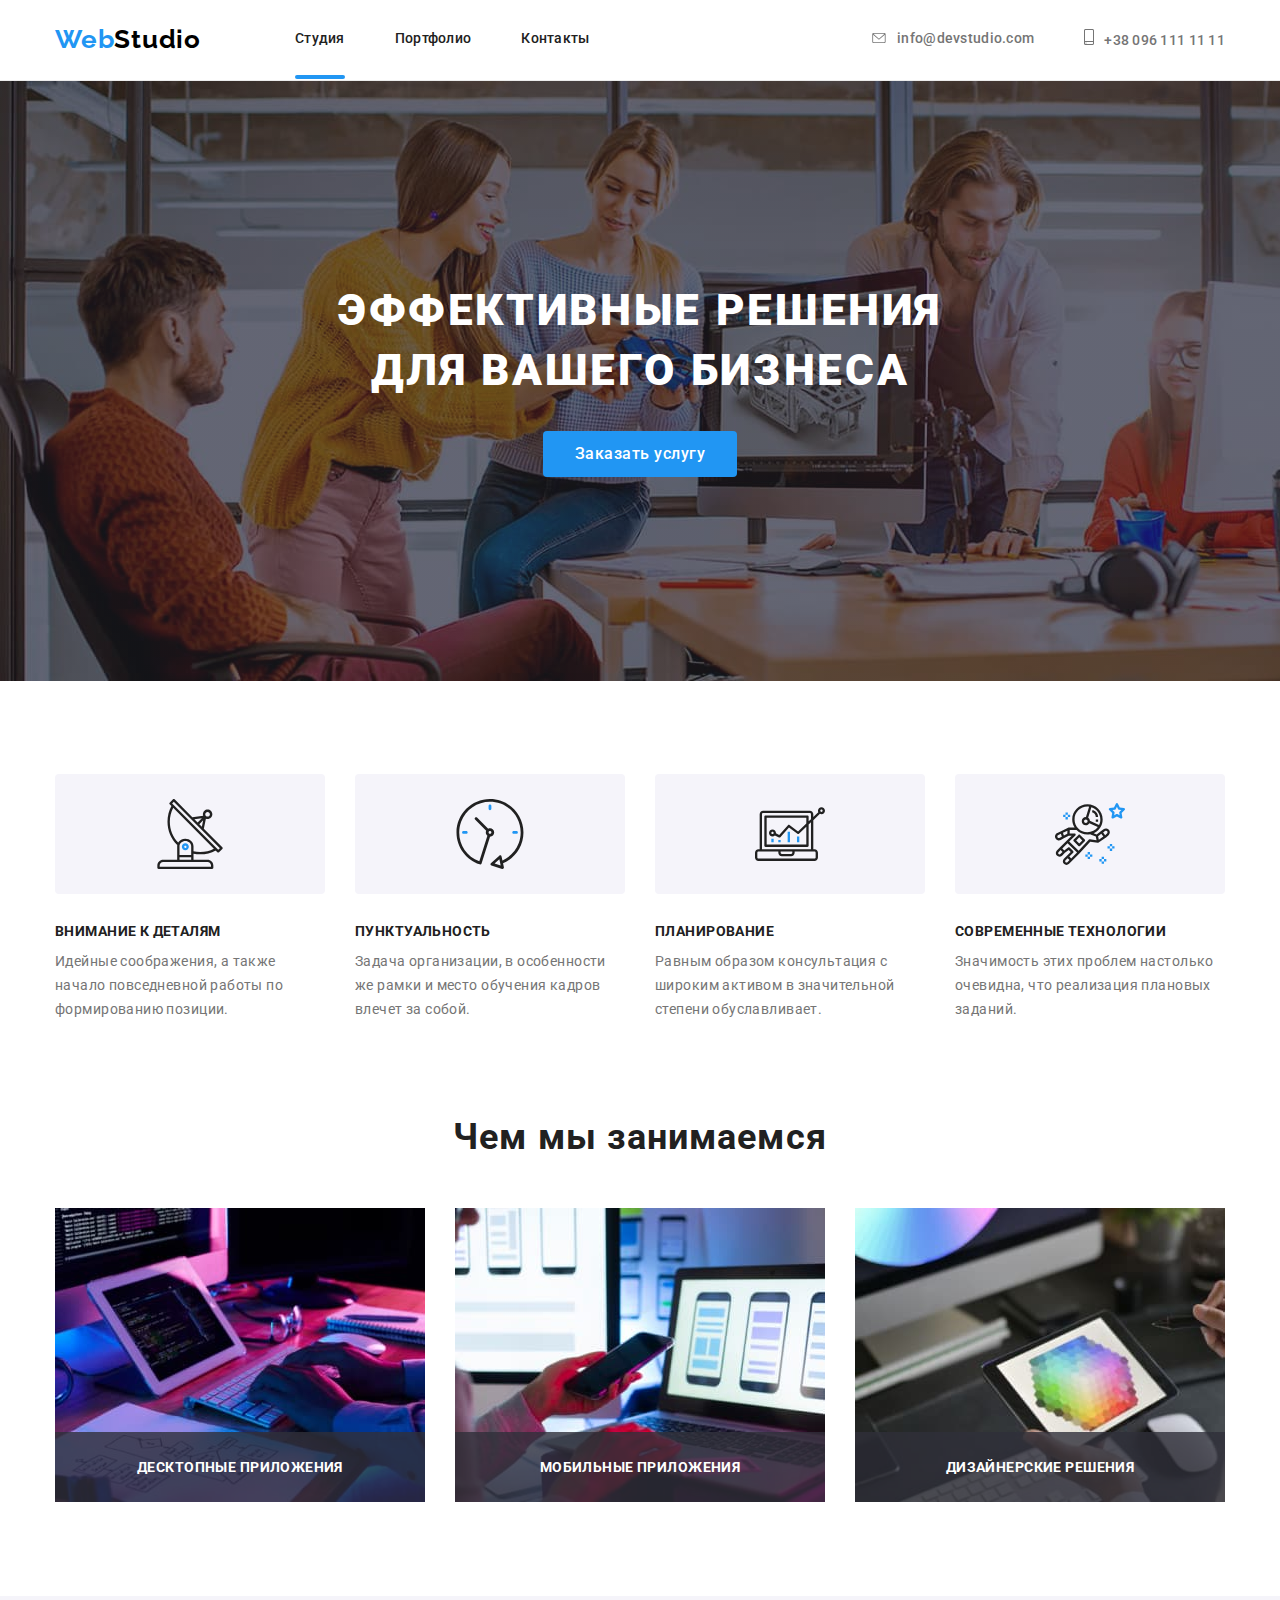
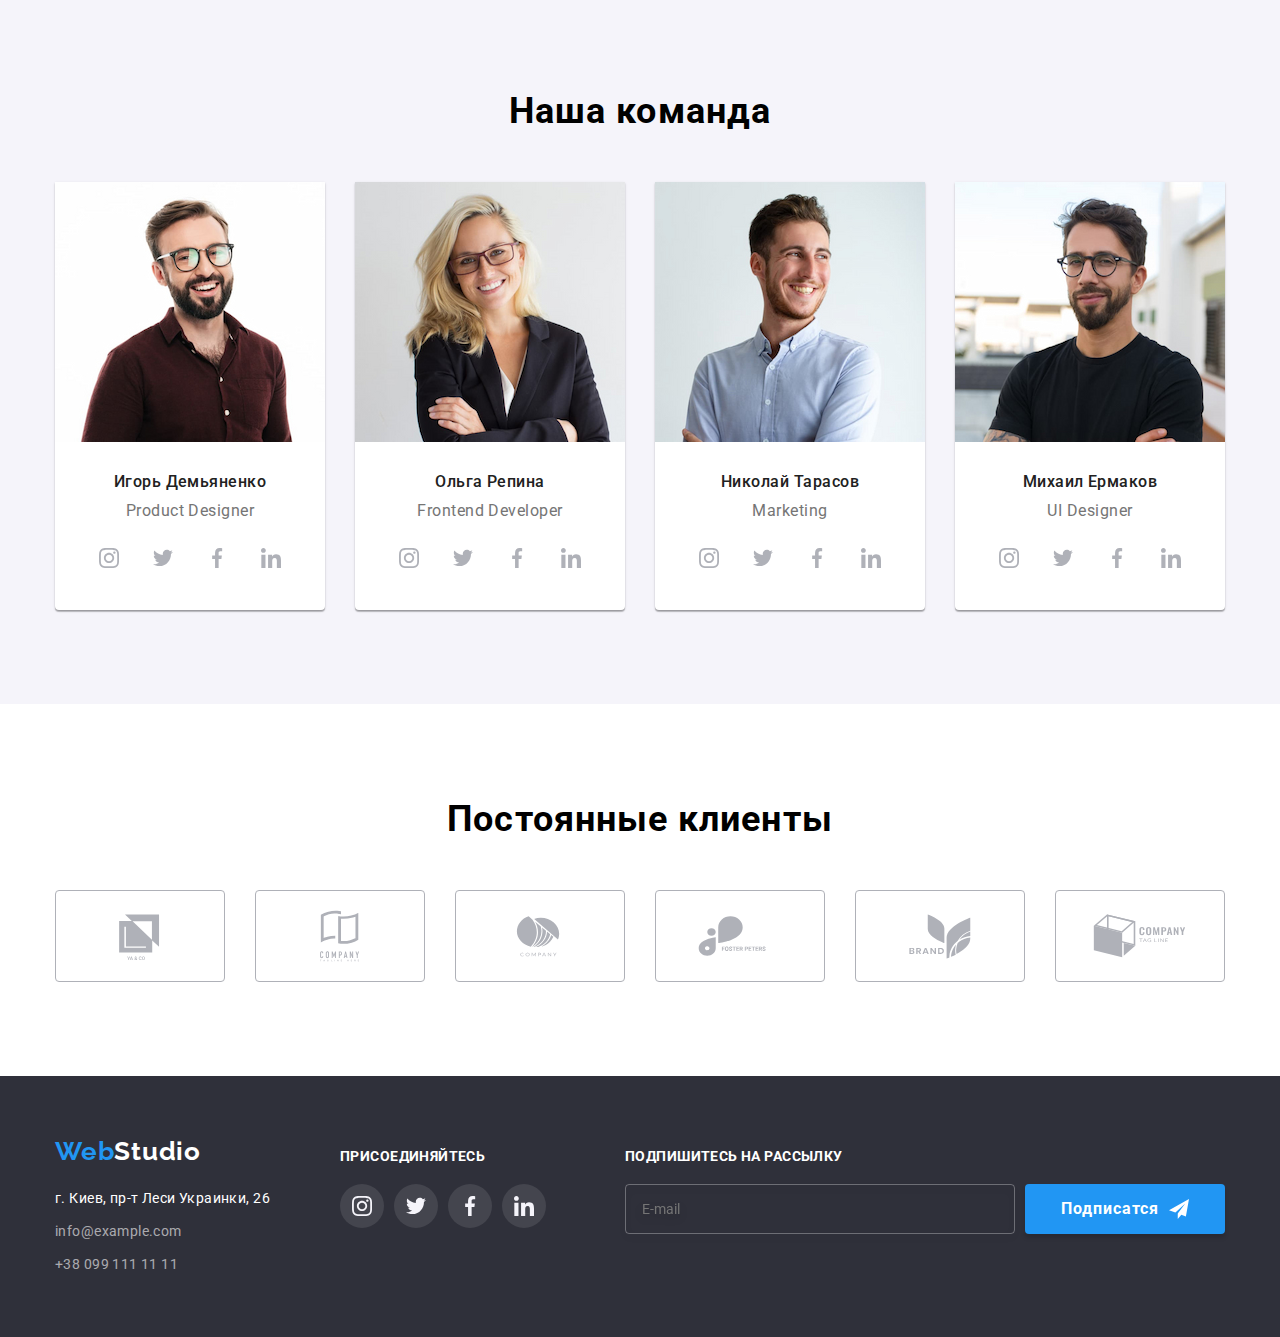
<file: index.html>
<!DOCTYPE html>
<html lang="ru">
  <head>
    <meta charset="UTF-8" />
    <meta http-equiv="X-UA-Compatible" content="IE=edge" />
    <meta name="viewport" content="width=device-width, initial-scale=1.0" />
    <title>Web studio</title>
    <link
      href="https://fonts.googleapis.com/css2?family=Raleway:wght@700&family=Roboto:wght@400;500;700;900&display=swap"
      rel="stylesheet"
    />
    <link
      rel="stylesheet"
      href="https://cdnjs.cloudflare.com/ajax/libs/modern-normalize/1.1.0/modern-normalize.min.css"
    />
    <link rel="stylesheet" href="./css/styles.css" />
  </head>
  <body>
    <!--Шапка -->
    <header>
      <div class="container main-nav">
        <nav class="nav-title">
          <a href="./index.html" class="logo"
            ><span class="logo-alt-color">Web</span>Studio</a
          >
          <ul class="site-nav">
            <li class="list"><a href="./index.html" class="link current">Студия</a></li>
            <li class="list">
              <a href="./portfolio.html" class="link">Портфолио</a>
            </li>
            <li class="list"><a href="" class="link">Контакты</a></li>
          </ul>
        </nav>
        
        <div class="nav-contacts">
          <ul class="contacts-list">
            <li class="list">              
              <a href="info@devstudio.com" class="link">
              
              <svg class="contact-icon" width="16" height="10">
                <use href="./images/icons.svg#icon-envelope"></use>
              </svg>info@devstudio.com</a>
              
            </li>
            <li class="list  ">
              <a href="tell:+380961111111" class="link">

                <svg class="contact-icon" width="10" height="16">
                <use href="./images/icons.svg#icon-smartphone"></use>
              </svg>+38 096 111 11 11</a>

            </li>
          </ul>
        </div>
      </div>
    </header>
    <!-- Основной контент -->
    <main>
      <!--Герой -->
      
      <section class="hero">
        <div class="container">
          <div class="hero-bg"></div>
          <h1 class="hero-title">Эффективные решения для вашего бизнеса</h1>

          <!-- кнопка Модального окна -->
          <button data-modal-open type="button" class="button primary" >Заказать услугу</button>
                       
        </div>
      </section>

      <!--Особенности -->
      <section class="features">
        <div class="container">
          <h2 class="visually-hidden">Особенности</h2>
          <ul class="feature-list">
            <li class="list">
              <div class="feature-box">
              <svg class="icon features-icon" width="70" height="70">
                <use href="./images/icons.svg#icon-antenna"></use>
              </svg>
              </div>  
              <h3 class="feature-title">Внимание к деталям</h3>
              <p class="feature-description">
                Идейные соображения, а также начало повседневной работы по
                формированию позиции.
              </p>
            </li>
            <li class="list">
              <div class="feature-box">
              <svg class="icon features-icon" width="70" height="70">
                <use href="./images/icons.svg#icon-clock"></use>
              </svg>
            </div>
              <h3 class="feature-title">Пунктуальность</h3>
              <p class="feature-description">
                Задача организации, в особенности же рамки и место обучения
                кадров влечет за собой.
              </p>
            </li>
            <li class="list">
              <div class="feature-box">
              <svg class="icon features-icon" width="70" height="70">
                <use href="./images/icons.svg#icon-diagram"></use>
              </svg>
            </div>
              <h3 class="feature-title">Планирование</h3>
              <p class="feature-description">
                Равным образом консультация с широким активом в значительной
                степени обуславливает.
              </p>
            </li>
            <li class="list">
              <div class="feature-box">
              <svg class="icon features-icon" width="70" height="70">
                <use href="./images/icons.svg#icon-astronaut"></use>
              </svg>
            </div>
              <h3 class="feature-title">Современные технологии</h3>
              <p class="feature-description">
                Значимость этих проблем настолько очевидна, что реализация
                плановых заданий.
              </p>
            </li>
          </ul>
        </div>
      </section>
      <!--Чем мы занимаемся-->
      <section class="employment">
        <div class="container">
          <h2 class="employment-title">Чем мы занимаемся</h2>
          <ul class="employment-list">
            <li class="list">
              <div class="employment-label">                
                <img src="./images/box1.jpg" alt="box1" width="370" />
                <p class="label">Десктопные приложения</p>
              </div> 
            </li>
            <li class="list">
              <div class="employment-label">
              <img src="./images/box2.jpg" alt="box2" width="370" />
              <p class="label">Мобильные приложения</p>
            </div>
            </li>
            <li class="list">
              <div class="employment-label">
              <img src="./images/box3.jpg" alt="box3" width="370" />
              <p class="label">Дизайнерские решения</p>
            </div>
            </li>
          </ul>
        </div>
      </section>
      <!--Наша команда-->
      <section class="our-team">
        <div class="container">
          <h2 class="our-team-title">Наша команда</h2>
          <ul class="our-team-list">
            <li class="list">
              <img src="./images/img1.jpg" alt="Игорь Демьяненко" width="270" />
              <div class="our-team-block">
                <h3 class="team-member">Игорь Демьяненко</h3>
                <p class="duties">Product Designer</p>
                <ul class=" social-list">
                  <li class="social-list-link">
                    <a href="" class="social-link">
                      <svg class="our-team-icon " width="20" height="20">
                        <use href="./images/icons.svg#icon-instagram"></use>
                      </svg>
                    </a>
                  </li>
                  <li class="social-list-link">
                    <a href="" class="social-link">
                      <svg class="our-team-icon " width="20" height="20">
                        <use href="./images/icons.svg#icon-twitter"></use>
                      </svg>
                    </a>
                  </li>
                  <li class="social-list-link">
                    <a href="" class="social-link">
                      <svg class="our-team-icon " width="20" height="20" >
                        <use href="./images/icons.svg#icon-facebook"></use>
                      </svg>
                    </a>
                  </li >
                  <li class="social-list-link">
                    <a href="" class="social-link">
                      <svg class="our-team-icon" width="20" height="20">
                        <use href="./images/icons.svg#icon-linkedin"></use>
                      </svg>
                    </a>
                  </li>
              </ul>
              </div>
            </li>
            <li class="list">
              <img src="./images/img2.jpg" alt="Ольга Репина" width="270" />
              <div class="our-team-block">
                <h3 class="team-member">Ольга Репина</h3>
                <p class="duties">Frontend Developer</p>
                <ul class=" social-list">
                  <li class="social-list-link">
                    <a href="instagram" class="social-link">
                      <svg class="our-team-icon" width="20" height="20">
                        <use href="./images/icons.svg#icon-instagram"></use>
                      </svg>
                    </a>
                  </li>
                  <li class="social-list-link">
                    <a href="twitter" class="social-link">
                      <svg class="our-team-icon" width="20" height="20">
                        <use href="./images/icons.svg#icon-twitter"></use>
                      </svg>
                    </a>
                  </li>
                  <li class="social-list-link">
                    <a href="facebook" class="social-link">
                      <svg class="our-team-icon" width="20" height="20" >
                        <use href="./images/icons.svg#icon-facebook"></use>
                      </svg>
                    </a>
                  </li >
                  <li class="social-list-link">
                    <a href="linkedin" class="social-link">
                      <svg class="our-team-icon" width="20" height="20">
                        <use href="./images/icons.svg#icon-linkedin"></use>
                      </svg>
                    </a>
                  </li>
              </ul>
              </div>
            </li>
            <li class="list">
              <img src="./images/img3.jpg" alt="Николай Тарасов" width="270" />
              <div class="our-team-block">
                <h3 class="team-member">Николай Тарасов</h3>
                <p class="duties">Marketing</p>
                <ul class=" social-list">
                  <li class="social-list-link">
                    <a href="instagram" class="social-link">
                      <svg class="our-team-icon" width="20" height="20">
                        <use href="./images/icons.svg#icon-instagram"></use>
                      </svg>
                    </a>
                  </li>
                  <li class="social-list-link">
                    <a href="twitter" class="social-link">
                      <svg class="our-team-icon" width="20" height="20">
                        <use href="./images/icons.svg#icon-twitter"></use>
                      </svg>
                    </a>
                  </li>
                  <li class="social-list-link">
                    <a href="facebook" class="social-link">
                      <svg class="our-team-icon" width="20" height="20" >
                        <use href="./images/icons.svg#icon-facebook"></use>
                      </svg>
                    </a>
                  </li >
                  <li class="social-list-link">
                    <a href="linkedin" class="social-link">
                      <svg class="our-team-icon" width="20" height="20">
                        <use href="./images/icons.svg#icon-linkedin"></use>
                      </svg>
                    </a>
                  </li>
              </ul>
              </div>
            </li>
            <li class="list">
              <img src="./images/img4.jpg" alt="Михаил Ермаков" width="270" />
              <div class="our-team-block">
                <h3 class="team-member">Михаил Ермаков</h3>
                <p class="duties">UI Designer</p>
                <ul class=" social-list">
                  <li class="social-list-link">
                    <a href="instagram" class="social-link">
                      <svg class="our-team-icon " width="20" height="20">
                        <use href="./images/icons.svg#icon-instagram"></use>
                      </svg>
                    </a>
                  </li>
                  <li class="social-list-link">
                    <a href="twitter" class="social-link">
                      <svg class="our-team-icon " width="20" height="20">
                        <use href="./images/icons.svg#icon-twitter"></use>
                      </svg>
                    </a>
                  </li>
                  <li class="social-list-link">
                    <a href="facebook" class="social-link">
                      <svg class="our-team-icon " width="20" height="20" >
                        <use href="./images/icons.svg#icon-facebook"></use>
                      </svg>
                    </a>
                  </li >
                  <li class="social-list-link">
                    <a href="linkedin" class="social-link">
                      <svg class="our-team-icon" width="20" height="20">
                        <use href="./images/icons.svg#icon-linkedin"></use>
                      </svg>
                    </a>
                  </li>
                </ul>
              </div>
            </li>
          </ul>
        </div>
      </section>

      <!-- Постоянные клиенты -->
      <section class="clients">
        <div class="container">
          <h2 class="clients-title">Постоянные клиенты</h2>
          <ul class="clients-list">
            <li class="list">
              <a href="" class="clients-box">
                <svg class="icon " width="106" height="60">
                  <use href="./images/icons.svg#icon-logo1"></use>
                </svg>
              </a>
            </li>
            <li class="list">
              <a href=""  class="clients-box">
                <svg class="icon " width="106" height="60">
                  <use href="./images/icons.svg#icon-logo2"></use>
                </svg>
              </a>
            </li>
            <li class="list">
              <a href="" class="clients-box">
                <svg class="icon " width="106" height="60">
                  <use href="./images/icons.svg#icon-logo3"></use>
                </svg>
              </a>
            </li>
            <li class="list">
              <a href=""  class="clients-box">
                <svg class="icon " width="106" height="60">
                  <use href="./images/icons.svg#icon-logo4"></use>
                </svg>
              </a>
            </li>
            <li class="list">
              <a href=""  class="clients-box">
                <svg class="icon " width="106" height="60">
                  <use href="./images/icons.svg#icon-logo5"></use>
                </svg>
              </a>
            </li>
            <li class="list">
              <a href=""  class="clients-box">
                <svg class="icon " width="106" height="60">
                  <use href="./images/icons.svg#icon-logo6"></use>
                </svg>
              </a>
            </li>
          </ul>
        </div>
      </section>
    </main>
    <!--Футер-->
    <footer>      
      <div class="container footer-connect">        
          <div div class="footer-address">
            <a href="./index.html" class="logo"
            ><span class="logo-alt-color">Web</span>Studio</a>
           <address class="address">
            <ul class="address-list">
              <li class="list">
                <a href="" class="link"> г. Киев, пр-т Леси Украинки, 26</a>
              </li>
              <li class="list">
                <a href="mailto:info@example.com" class="link link-alt-color"
                  >info@example.com</a
                >
              </li>
              <li class="list">
                <a href="tell:+380991111111" class="link link-alt-color"
                  >+38 099 111 11 11
                </a>
              </li>
            </ul>
            </address>
          </div>
          <div class="footer-connect-section">
              <h2 class="footer-connect-title">присоединяйтесь</h2>
              <ul class=" social-list">
                  <li class="social-list-link">
                    <a href="instagram" class="social-link">
                      <svg class="connect-icon " width="20" height="20">
                        <use href="./images/icons.svg#icon-instagram"></use>
                      </svg>
                    </a>
                  </li>
                  <li class="social-list-link">
                    <a href="twitter" class="social-link">
                      <svg class="connect-icon " width="20" height="20">
                        <use href="./images/icons.svg#icon-twitter"></use>
                      </svg>
                    </a>
                  </li>
                  <li class="social-list-link">
                    <a href="facebook" class="social-link">
                      <svg class="connect-icon " width="20" height="20" >
                        <use href="./images/icons.svg#icon-facebook"></use>
                      </svg>
                    </a>
                  </li >
                  <li class="social-list-link">
                    <a href="linkedin" class="social-link">
                      <svg class="connect-icon" width="20" height="20">
                        <use href="./images/icons.svg#icon-linkedin"></use>
                      </svg>
                    </a>
                  </li>
              </ul>
          </div>
          <div class="footer-subscription-section">
            
            <form action="#" method="post">
              <div class="email-form">
              <label class="subscription-label" for="user_email">подпишитесь на рассылку</label>
               <input
                class="subscription-input"
                type="email"
                name="user-email"
                placeholder="E-mail"
                required
                value=""
                minlength="5"
                maxlength="50"
                id="user_email"              
              />
              </div>
              <button type="submit" class="submit subscription-button" >Подписатся
                <svg class="connect-icon" width="20" height="20">
                <use href="./images/icons.svg#icon-send"></use>
              </svg></button>
            
            </form>

          </div>     
      </div>    
    </footer>
    <!-- Модальное окно -->
    <div class="backdrop is-hidden" data-modal>
      <div class="modal">
        <div class="modal">
          <p class="modal-title">Оставьте свои данные, мы вам перезвоним</p>
          
          <form class="modal-form">
            <div class="modal-field">
              <label class="modal-label" for="user-name">Имя</label>
              <div class="input-wrapper">
                <input
                  type="text"
                  class="modal-input"
                  name="user-name"
                  placeholder=""
                  required
                  minlength="2"
                  id="user-name"
                />
  
                <svg class="modal-icon" width="18" height="18">
                  <use href="./images/icons.svg#icon-person"></use>
                </svg>
              </div>
            </div>

            <div class="modal-field">
              <label class="modal-label" for="user-tel">Телефон</label>
              <div class="input-wrapper">
              <input
                type="tel"
                class="modal-input"
                name="user-tel"
                placeholder=""
                required
                title="+ 380(98) 111-11-11"
                id="user-tel"
              />
              <svg class="modal-icon" width="18" height="18">
                <use href="./images/icons.svg#icon-phone-black"></use>
              </svg>
              </div>
            </div>
  
            <div class="modal-field">
              <label class="modal-label" for="user-email">Почта</label>
              <div class="input-wrapper">
              <input
                type="email"
                class="modal-input"
                name="user-email"
                placeholder=""
                id="user-email"
              />
              <svg class="modal-icon" width="18" height="18">
                <use href="./images/icons.svg#icon-email-black"></use>
              </svg>
            </div>
            </div>

            <div class="modal-field">
              <label class="modal-label" for="user-text">Коментарий</label>
              <textarea
                name="user-text"
                id="user-text"
                placeholder="Введите текст"
                class="modal-text"
              ></textarea>
            </div>
            <div class="modal-field">
              <input
                type="checkbox"
                name="policy"
                id="policy"
                class="modal-check visually-hidden"
              />
              <label for="policy" class="modal-check-text"
                ><span>
                  <svg class="check-icon" width="16" height="15">
                    <use href="./images/icons.svg#icon-check"></use>
                  </svg>
                </span>
                Соглашаюсь с рассылкой и принимаю&nbsp;<a href="#" class="licence-agreement">Условия договора</a> </label
              >
            </div>
            <button type="submit" class="submit-button">Отправить</button>
          </form>
        <button data-modal-close class="close-button">
        <svg class="close-icon " width="20" height="20">
          <use href="./images/icons.svg#icon-cross"></use>
        </svg></button>
      </div>            
    </div>

    <script src="./js/modal.js"></script>

  </body>
</html>
</file>
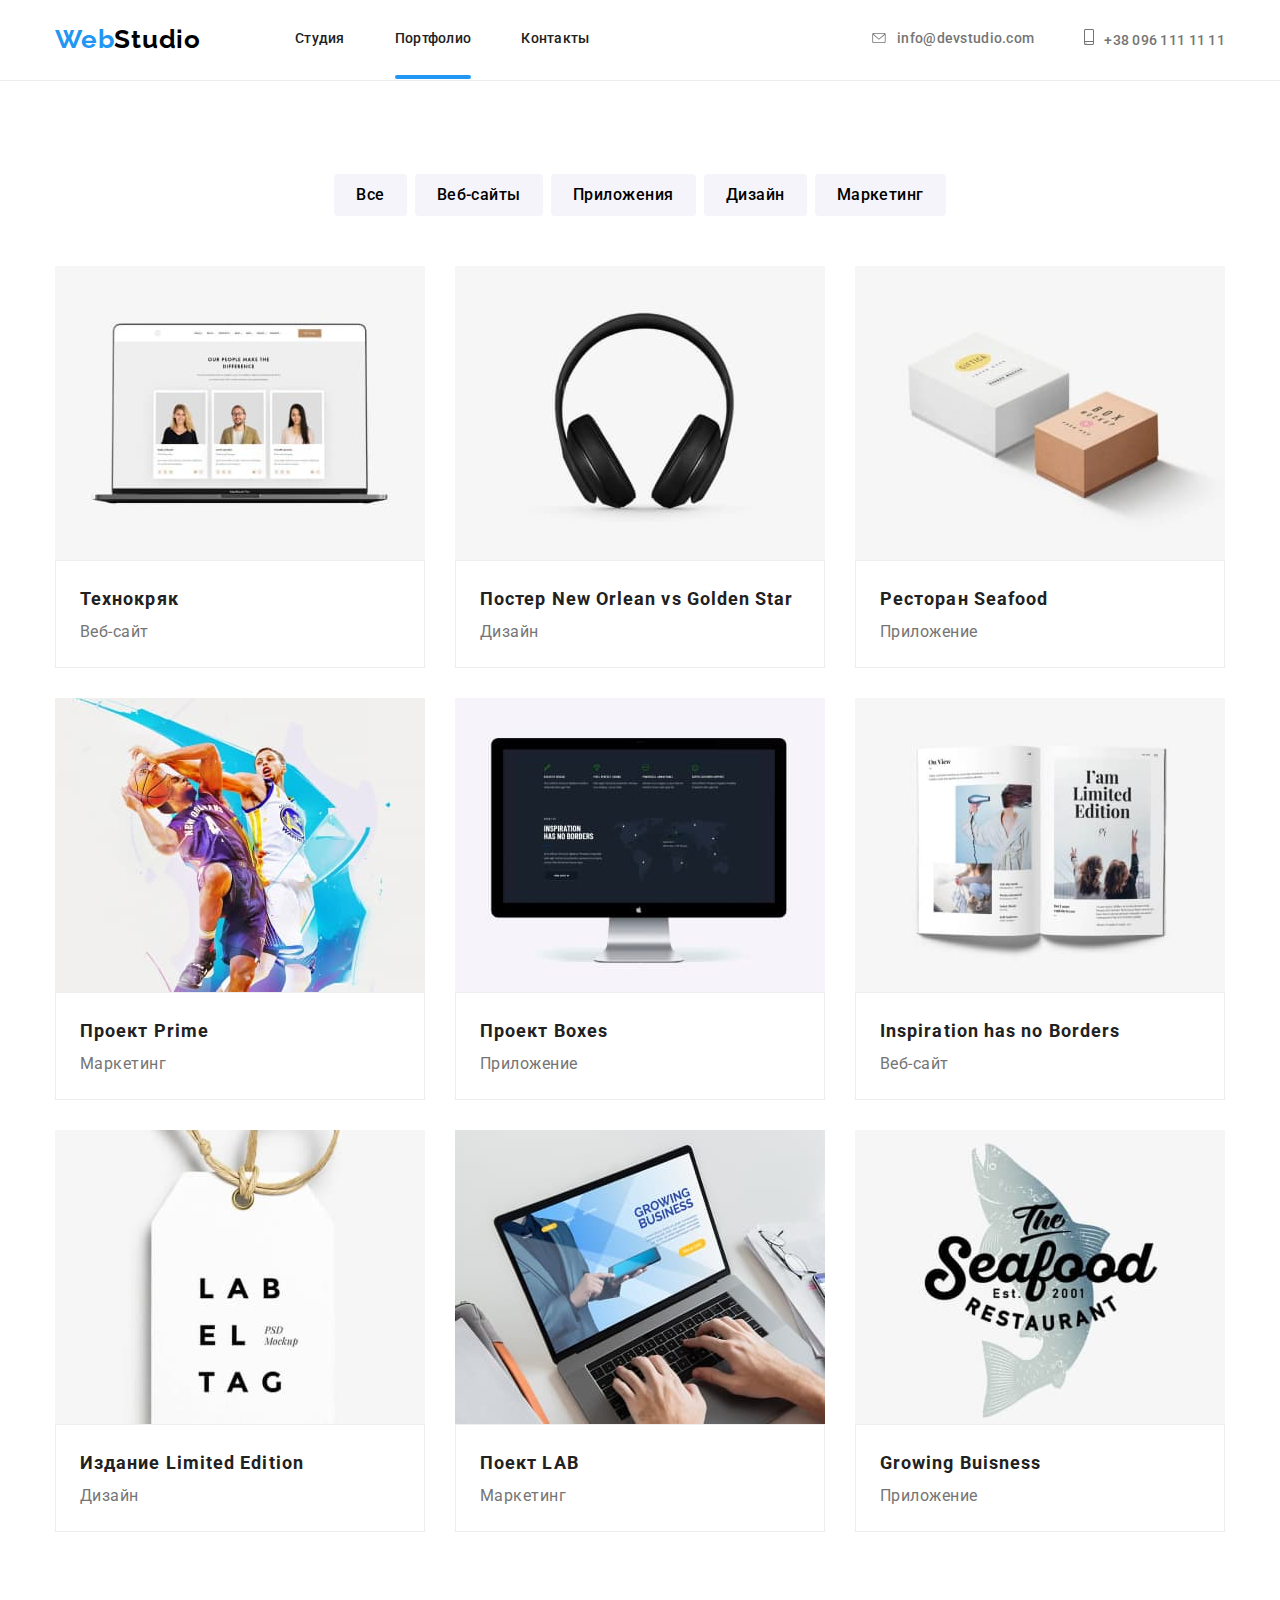
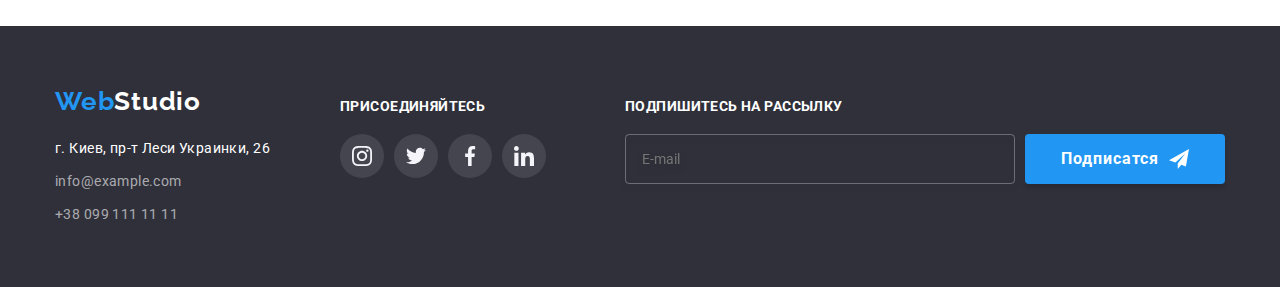
<file: portfolio.html>
<!DOCTYPE html>
<html lang="ru">
  <head>
    <meta charset="UTF-8" />
    <meta http-equiv="X-UA-Compatible" content="IE=edge" />
    <meta name="viewport" content="width=device-width, initial-scale=1.0" />
    <title>Портфолио</title>
    <link
      href="https://fonts.googleapis.com/css2?family=Raleway:wght@700&family=Roboto:wght@400;500;700;900&display=swap"
      rel="stylesheet"
    />
    <link
      rel="stylesheet"
      href="https://cdnjs.cloudflare.com/ajax/libs/modern-normalize/1.1.0/modern-normalize.min.css"
    />
    <link rel="stylesheet" href="./css/styles.css" />
  </head>
  <body>
     <!--Шапка -->
     <header>
      <div class="container main-nav">
        <nav class="nav-title">
          <a href="./index.html" class="logo"
            ><span class="logo-alt-color">Web</span>Studio</a
          >
          <ul class="site-nav">
            <li class="list"><a href="./index.html" class="link ">Студия</a></li>
            <li class="list">
              <a href="./portfolio.html" class="link current">Портфолио</a>
            </li>
            <li class="list"><a href="" class="link">Контакты</a></li>
          </ul>
        </nav>
        
        <div class="nav-contacts">
          <ul class="contacts-list">
            <li class="list">              
              <a href="info@devstudio.com" class="link contact-hover">
              
              <svg class="contact-icon" width="16" height="10">
                <use href="./images/icons.svg#icon-envelope"></use>
              </svg>info@devstudio.com</a>
              
            </li>
            <li class="list  ">
              <a href="tell:+380961111111" class="link">

                <svg class="contact-icon" width="10" height="16">
                <use href="./images/icons.svg#icon-smartphone"></use>
              </svg>+38 096 111 11 11</a>

            </li>
          </ul>
        </div>
      </div>
    </header>
    <!-- Основной контент -->
    <main>
      <!-- Навигация -->
      <section class="portfolio">
        <div class="container portfolio-buttons">
          <h1 class="visually-hidden">Примеры работ</h1>
          <ul class="portfolio-nav">
            <li class="list">
              <button type="button" class="button-secondary">Все</button>
            </li>
            <li class="list">
              <button type="button" class="button-secondary">Веб-сайты</button>
            </li>
            <li class="list">
              <button type="button" class="button-secondary">Приложения</button>
            </li>
            <li class="list">
              <button type="button" class="button-secondary">Дизайн</button>
            </li>
            <li class="list">
              <button type="button" class="button-secondary">Маркетинг</button>
            </li>
          </ul>
        </div>
        <!-- Портфолио -->
        <div class="container">
          <ul class="portfolio-items">

            <li class="list portfolio-item">
              <div class="portfolio-item-wrap">
                <a href="" class="link">
                <img
                 src="./images/img1p.jpg"
                  alt="Технокряк"
                   width="370"
                />
                  <p class="portfolio-text">Технокряк это современная площадка распространения коронавируса. 
                    Компании используют эту платформу для цифрового шпионажа и атак на 
                    защищённые сервера конкурентов.</p>                
                <div class="border">
                  <h2 class="description">Технокряк</h2>
                  <p class="title">Веб-сайт</p>
                </div>                            
                </a>
              </div>
            </li>

            <li class="list portfolio-item">
              <div class="portfolio-item-wrap">
                <a href="" class="link">
                  <img
                    src="./images/img4p.jpg"
                    alt="Постер New Orlean vs Golden Star"
                    width="370"
                  />
                  <p class="portfolio-text">Технокряк это современная площадка распространения коронавируса. 
                    Компании используют эту платформу для цифрового шпионажа и атак на 
                    защищённые сервера конкурентов.</p>
                  <div class="border">
                    <h2 class="description">Постер New Orlean vs Golden Star</h2>
                    <p class="title">Дизайн</p>
                  </div>
                </a>
              </div>
            </li>

            <li class="list portfolio-item">
              <div class="portfolio-item-wrap">
                <a href="" class="link">
                  <img
                    src="./images/img5p.jpg"
                    alt="Ресторан Seafood"
                    width="370"
                  />
                  <p class="portfolio-text">Технокряк это современная площадка распространения коронавируса. 
                    Компании используют эту платформу для цифрового шпионажа и атак на 
                    защищённые сервера конкурентов.</p>
                  <div class="border">
                    <h2 class="description">Ресторан Seafood</h2>
                    <p class="title">Приложение</p>
                  </div>
                </a>
              </div>
            </li>

            <li class="list portfolio-item">
              <div class="portfolio-item-wrap">
                <a href="" class="link">
                  <img
                  src="./images/img2p.jpg"
                    alt="Проект Prime"
                    width="370"
                  />
                  <p class="portfolio-text">Технокряк это современная площадка распространения коронавируса. 
                    Компании используют эту платформу для цифрового шпионажа и атак на 
                    защищённые сервера конкурентов.</p>
                  <div class="border">
                    <h2 class="description">Проект Prime</h2>
                    <p class="title">Маркетинг</p>
                  </div>
                </a>
              </div>  
            </li>

            <li class="list portfolio-item">
              <div class="portfolio-item-wrap">
                <a href="" class="link">
                  <img
                  src="./images/img6p.jpg"
                    alt="Проект Boxes"
                    width="370"
                  />
                  <p class="portfolio-text">Технокряк это современная площадка распространения коронавируса. 
                    Компании используют эту платформу для цифрового шпионажа и атак на 
                    защищённые сервера конкурентов.</p>
                  
                  <div class="border">
                    <h2 class="description">Проект Boxes</h2>
                    <p class="title">Приложение</p>
                  </div>
                </a>
              </div>
            </li>

            <li class="list portfolio-item">
              <div class="portfolio-item-wrap">
                <a href="" class="link">
                  <img
                    src="./images/img7p.jpg"
                    alt="Inspiration has no Borders"
                    width="370"
                  />
                  <p class="portfolio-text">Технокряк это современная площадка распространения коронавируса. 
                    Компании используют эту платформу для цифрового шпионажа и атак на 
                    защищённые сервера конкурентов.</p>
                  <div class="border">
                    <h2 class="description">Inspiration has no Borders</h2>
                    <p class="title">Веб-сайт</p>
                  </div>
                </a>
              </div>
            </li>
            <li class="list portfolio-item">
              <div class="portfolio-item-wrap">
                <a href="" class="link">
                  <img
                    src="./images/img8p.jpg"
                    alt="Издание Limited Edition"
                    width="370"
                  />
                  <p class="portfolio-text">Технокряк это современная площадка распространения коронавируса. 
                    Компании используют эту платформу для цифрового шпионажа и атак на 
                    защищённые сервера конкурентов.</p>
                  <div class="border">
                    <h2 class="description">Издание Limited Edition</h2>
                    <p class="title">Дизайн</p>
                  </div>
                </a>
              </div>
            </li>
            <li class="list portfolio-item">
              <div class="portfolio-item-wrap">
                <a href="" class="link">
                  <img
                    src="./images/img9p.jpg"
                    alt="Поект LAB"
                    width="370"
                  />
                  <p class="portfolio-text">Технокряк это современная площадка распространения коронавируса. 
                    Компании используют эту платформу для цифрового шпионажа и атак на 
                    защищённые сервера конкурентов.</p>
                  <div class="border">
                    <h2 class="description">Поект LAB</h2>
                    <p class="title">Маркетинг</p>
                  </div>
                </a>
              </div>
            </li>
            <li class="list portfolio-item">
              <div class="portfolio-item-wrap">
                <a href="" class="link">
                  <img
                    src="./images/img3p.jpg"
                    alt="Growing Buisness"
                    width="370"
                  />
                  <p class="portfolio-text">Технокряк это современная площадка распространения коронавируса. 
                    Компании используют эту платформу для цифрового шпионажа и атак на 
                    защищённые сервера конкурентов.</p>
                  <div class="border">
                    <h2 class="description">Growing Buisness</h2>
                    <p class="title">Приложение</p>
                  </div>
                </a>
              </div>
            </li>
          </ul>
        </div>
      </section>
    </main>
    <!--Футер-->
    <footer>      
      <div class="container footer-connect">        
        <div div class="footer-address">
          <a href="./index.html" class="logo"
          ><span class="logo-alt-color">Web</span>Studio</a>
         <address class="address">
          <ul class="address-list">
            <li class="list">
              <a href="" class="link"> г. Киев, пр-т Леси Украинки, 26</a>
            </li>
            <li class="list">
              <a href="mailto:info@example.com" class="link link-alt-color"
                >info@example.com</a
              >
            </li>
            <li class="list">
              <a href="tell:+380991111111" class="link link-alt-color"
                >+38 099 111 11 11
              </a>
            </li>
          </ul>
          </address>
        </div>
        <div class="footer-connect-section">
            <h2 class="footer-connect-title">присоединяйтесь</h2>
            <ul class=" social-list">
                <li class="social-list-link">
                  <a href="instagram" class="social-link">
                    <svg class="connect-icon " width="20" height="20">
                      <use href="./images/icons.svg#icon-instagram"></use>
                    </svg>
                  </a>
                </li>
                <li class="social-list-link">
                  <a href="twitter" class="social-link">
                    <svg class="connect-icon " width="20" height="20">
                      <use href="./images/icons.svg#icon-twitter"></use>
                    </svg>
                  </a>
                </li>
                <li class="social-list-link">
                  <a href="facebook" class="social-link">
                    <svg class="connect-icon " width="20" height="20" >
                      <use href="./images/icons.svg#icon-facebook"></use>
                    </svg>
                  </a>
                </li >
                <li class="social-list-link">
                  <a href="linkedin" class="social-link">
                    <svg class="connect-icon" width="20" height="20">
                      <use href="./images/icons.svg#icon-linkedin"></use>
                    </svg>
                  </a>
                </li>
            </ul>
        </div>
        <div class="footer-subscription-section">
          
          <form action="#" method="post">
            <div class="email-form">
            <label class="subscription-label" for="user_email">подпишитесь на рассылку</label>
             <input
              class="subscription-input"
              type="email"
              name="user-email"
              placeholder="E-mail"
              required
              value=""
              minlength="5"
              maxlength="50"
              id="user_email"              
            />
            </div>
            <button type="submit" class="submit subscription-button" >Подписатся
              <svg class="connect-icon" width="20" height="20">
              <use href="./images/icons.svg#icon-send"></use>
            </svg></button>
          
          </form>

        </div>     
    </div>    
  </footer>
  </body>
</html>
</file>
<file: css/styles.css>
:root {
  --primary-text-color: #000000;
  --main-text-color: #212121;
  --title-text-color: #757575;
  --accent-color: #2196f3;
  --primary-wite-color: #ffffff;
  --primary-button-color: #f5f4fa;
  --footer-color: #2f303a;
  --icon-primary-color: #afb1b8;
}
body {
  background-color: var(--primary-white-color);
  color: var(--primary-text-color);

  font-family: "Roboto", sans-serif;
  letter-spacing: 0.02em;
  font-size: 14px;
  line-height: 1.17;
}

h1,
h2,
h3,
h4,
h5,
h6,
p,
ul {
  margin: 0;
  padding: 0;
}
.container {
  margin-left: auto;
  margin-right: auto;
  width: 1200px;
  padding-left: 15px;
  padding-right: 15px;
}

/* Logo */
.logo {
  color: var(--primary-text-color);
  font-family: "Raleway", sans-serif;
  font-weight: 700;
  font-size: 26px;
  line-height: 1.19;
  letter-spacing: 0.03em;
  text-decoration: none;
}
.logo-alt-color {
  color: var(--accent-color);
}
img {
  display: block;
  /* ------------------------- */
}

/* ----------------------------- */
/* Хедер */
header {
  padding-top: 24px;
  padding-bottom: 25px;
  border-bottom: 1px solid #ececec;
  display: block;
}

/* Навигация */

.container .main-nav {
  display: flex;
  align-items: center;
}
.main-nav {
  display: flex;
  align-items: center;
}
.nav-title {
  display: flex;
  align-items: center;
}
.site-nav {
  display: flex;
}

.site-nav .link {
  position: relative;
}
.link.current::after {
  content: "";
  position: absolute;

  left: 0;
  bottom: -33px;

  width: 100%;
  height: 4px;
  border-radius: 2px;

  background-color: var(--accent-color);
}

.contacts-list {
  display: flex;
  align-items: center;
}
.nav-contacts {
  margin-left: auto;
}
.main-nav .logo {
  margin-right: 94px;
}
.site-nav .list + .list,
.contacts-list .list + .list {
  margin-left: 50px;
}
.site-nav .link {
  color: var(--main-text-color);
  text-decoration: none;
}

.link {
  color: var(--title-text-color);
  text-decoration: none;
}
.link:hover,
.link:focus {
  color: var(--accent-color);
  transition-duration: 250ms;
}
.list {
  color: var(--main-text-color);
  font-size: 14px;
  font-weight: 500;
  line-height: 1.14;
  letter-spacing: 0.02em;
  list-style: none;
  font-style: normal;
}
.contact-icon {
  margin-right: 10px;
  fill: currentColor;
  transition-duration: 250ms;
  transition-timing-function: cubic-bezier(0.4, 0, 0.2, 1);
}
.contact-icon:hover,
.contact-icon:focus {
  fill: var(--accent-color);
}

/* Герой */
.hero .container {
  padding-top: 200px;
  padding-bottom: 200px;
}
.hero {
  text-align: center;
}
.hero {
  max-width: 1600px;
  height: 600px;
  background: #c4c4c4;
  background-image: linear-gradient(
      rgba(47, 48, 58, 0.4),
      rgba(47, 48, 58, 0.4)
    ),
    url(../images/hero-bg-img.jpg);
  background-size: cover;
  margin-left: auto;
  margin-right: auto;
  padding-left: 15px;
  padding-right: 15px;
}
.hero-title {
  color: var(--primary-wite-color);
  text-transform: uppercase;
  font-size: 44px;
  font-weight: 900;
  line-height: 1.36;
  letter-spacing: 0.06em;
  max-width: 55%;
  margin: 0px auto 30px;
}
/* Кнопка */
.button {
  color: var(--primary-wite-color);
  background-color: var(--accent-color);
  font-size: 16px;
  font-weight: 500;
  line-height: 1.62;
  letter-spacing: 0.03em;

  cursor: pointer;
  font-family: inherit;
  border: none;

  padding: 10px 32px;
  border-radius: 4px;
}

.button-secondary {
  color: var(--primary-text-color);
  background-color: var(--primary-button-color);
  font-size: 16px;
  font-weight: 500;
  line-height: 1.88;
  letter-spacing: 0.03em;
  text-align: center;

  border: none;
  cursor: pointer;
  font-family: inherit;
  text-decoration: none;
  border-radius: 4px;
  padding: 6px 22px;
  transition-duration: 250ms;
  transition-timing-function: cubic-bezier(0.4, 0, 0.2, 1);
}
.button-secondary:hover,
.button-secondary:focus {
  background-color: var(--accent-color);
  color: var(--primary-wite-color);
  box-shadow: 0px 3px 1px rgba(0, 0, 0, 0.1), 0px 1px 2px rgba(0, 0, 0, 0.08),
    0px 2px 2px rgba(0, 0, 0, 0.12);
}

/* Особенности */

.visually-hidden {
  position: relative;
  white-space: nowrap;
  width: 1px;
  height: 1px;
  overflow: hidden;
  border: 0;
  padding: 0;
  clip: rect(0 0 0 0);
  clip-path: inset(50%);
  margin: -1px;
}
.feature-box {
  display: flex;
  justify-content: center;
  align-items: center;
  width: 270px;
  height: 120px;
  border-radius: 4px;
  background-color: var(--primary-button-color);
}

.features {
  padding-top: 94px;
  padding-bottom: 94px;
}
.features .container p {
  margin-top: 10px;
}
.feature-list {
  display: flex;
}
.feature-list .list {
  max-width: 270px;
}
.feature-list .list + .list {
  margin-left: 30px;
}

.feature-title {
  color: var(--main-text-color);
  text-transform: uppercase;
  font-size: 14px;
  font-weight: 700;
  line-height: 1.14;
  letter-spacing: 0.03em;
  margin-top: 30px;
}
.feature-description {
  color: var(--title-text-color);
  font-size: 14px;
  font-weight: 400;
  line-height: 1.71;
  letter-spacing: 0.03em;
  font-family: Roboto;
}
/* Чем мы занимаемся  */
.employment-title {
  color: var(--main-text-color);
  font-weight: 700;
  font-size: 36px;
  line-height: 1.17;
  text-align: center;
  letter-spacing: 0.03em;
}
.employment-list {
  display: flex;
}
.employment-list .list + .list {
  margin-left: 30px;
}
.employment {
  padding-bottom: 94px;
}
.container .employment-title {
  margin-bottom: 50px;
}
.employment-label {
  position: relative;
  z-index: -1;
}

.label {
  display: flex;
  justify-content: center;
  align-items: center;
  position: absolute;
  bottom: 0;
  left: 0;

  width: 100%;
  height: 70px;
  font-weight: 700;
  font-size: 14px;
  line-height: 16px;
  text-align: center;
  letter-spacing: 0.03em;
  text-transform: uppercase;
  color: var(--primary-wite-color);
  background-color: rgba(47, 48, 58, 0.8);
}

/* Команда */
.our-team {
  background-color: var(--primary-button-color);

  padding-top: 94px;
  padding-bottom: 94px;
}
.our-team-title {
  font-weight: 700;
  font-size: 36px;
  line-height: 1.17;
  text-align: center;
  letter-spacing: 0.03em;

  margin-bottom: 50px;
}
.our-team-list {
  display: flex;
}
.our-team-list .list + .list {
  margin-left: 30px;
}

.our-team-list .list {
  background: #ffffff;

  box-shadow: 0px 1px 3px rgba(0, 0, 0, 0.12), 0px 1px 1px rgba(0, 0, 0, 0.14),
    0px 2px 1px rgba(0, 0, 0, 0.2);
  border-radius: 0px 0px 4px 4px;
  text-align: center;
}

.team-member {
  color: var(--main-text-color);
  font-size: 16px;
  font-weight: 500;
  line-height: 1.19;
  letter-spacing: 0.03em;

  margin-bottom: 10px;
}
.duties {
  color: var(--title-text-color);
  font-size: 16px;
  font-weight: 400;
  line-height: 1.19;
  letter-spacing: 0.03em;
  margin-bottom: 16px;
}
.our-team-block {
  padding: 30px;
}

/* social */
.social-list {
  display: flex;
  justify-content: center;
  align-items: center;
  padding: 0;
  margin: 0;
  list-style: none;
}

.social-list-link + .social-list-link {
  margin-left: 10px;
}

.social-link {
  display: flex;
  justify-content: center;
  align-items: center;
  padding: 0px;
  width: 44px;
  height: 44px;
  border: none;
  border-radius: 50%;
  cursor: pointer;
  color: var(--primary-wite-color);
  fill: var(--primary-wite-color);
  transition-duration: 250ms;
  transition-timing-function: cubic-bezier(0.4, 0, 0.2, 1);
}
.social-link .our-team-icon {
  fill: var(--icon-primary-color);
  transition-duration: 250ms;
  transition-timing-function: cubic-bezier(0.4, 0, 0.2, 1);
}

.social-link:hover,
.social-link:focus {
  background-color: var(--accent-color);
  transition-duration: 250ms;
}
.social-link:hover .our-team-icon,
.social-link:focus .our-team-icon {
  fill: currentColor;
}

/* Постоянные клиенты  */
.clients {
  padding-top: 94px;
  padding-bottom: 94px;
}
.clients-title {
  font-weight: 700;
  font-size: 36px;
  line-height: 1.17;
  text-align: center;
  letter-spacing: 0.03em;

  margin-bottom: 50px;
}
.clients-list {
  display: flex;
  justify-content: center;
  align-items: center;
  padding: 0;
  margin: 0;
  list-style: none;
}
.clients-list .list + .list {
  margin-left: 30px;
}

.clients-box {
  display: flex;
  width: 170px;
  height: 92px;
  border: 1px solid var(--icon-primary-color);
  border-radius: 4px;
  padding: 16px 32px;
  transition-duration: 250ms;
  transition-timing-function: cubic-bezier(0.4, 0, 0.2, 1);
}
.clients-box:hover .icon,
.clients-box:focus .icon {
  fill: var(--accent-color);
  transition-duration: 250ms;
  transition-timing-function: cubic-bezier(0.4, 0, 0.2, 1);
}

.clients-box:hover,
.clients-box:focus {
  fill: var(--accent-color);
  border: 1px solid var(--accent-color);
}
.icon {
  fill: var(--icon-primary-color);
  transition-duration: 250ms;
  transition-timing-function: cubic-bezier(0.4, 0, 0.2, 1);
}
/* Портфолио */
.portfolio {
  padding-top: 94px;
  padding-bottom: 94px;
}
.portfolio-title {
  text-align: center;
}
.portfolio-nav {
  display: flex;
  margin-bottom: 50px;
}
.portfolio-nav {
  justify-content: center;
  align-items: center;
}
.portfolio-nav .list + .list {
  margin-left: 8px;
}

/* ---------------------- */
.border {
  position: relative;
  background: #ffffff;
  border: 1px solid #eeeeee;
  box-sizing: border-box;
  padding: 20px 24px;
}
.portfolio-item:hover,
.portfolio-item:focus {
  box-shadow: 0px 1px 1px rgba(0, 0, 0, 0.12), 0px 4px 4px rgba(0, 0, 0, 0.06),
    1px 4px 6px rgba(0, 0, 0, 0.16);
}

.portfolio-items {
  display: flex;
  flex-wrap: wrap;
  margin-left: -30px;
  margin-top: -30px;
}
.portfolio-items .list {
  margin-left: 30px;
  margin-top: 30px;
  flex-basis: calc((100% - 90px) / 3);
}

.description {
  color: var(--main-text-color);
  font-size: 18px;
  font-weight: 700;
  line-height: 2;
  letter-spacing: 0.06em;
}
.portfolio-items .title {
  color: var(--title-text-color);
  font-size: 16px;
  font-weight: 400;
  line-height: 1.88;
  letter-spacing: 0.03em;
}
.portfolio-item {
  display: flex;
  flex-wrap: wrap;
  transition-duration: 250ms;
  transition-timing-function: cubic-bezier(0.4, 0, 0.2, 1);
}

.portfolio-item-wrap {
  position: relative;
  overflow: hidden;
}

.portfolio-text {
  position: absolute;
  top: 0;
  left: 0;
  padding: 63px 24px;

  font-weight: 400;
  font-size: 18px;
  line-height: 1.56;
  letter-spacing: 0.03em;

  color: var(--primary-wite-color);
  background: rgba(33, 150, 243, 0.9);

  height: 100%;
  transform: translateY(100%);
  transition: transform 250ms;
  overflow: auto;
}
.portfolio-item:hover .portfolio-text,
.portfolio-item:focus .portfolio-text {
  transform: translateY(0);
}

/* Футтер */
footer {
  background-color: var(--footer-color);
}
footer .logo {
  color: var(--primary-wite-color);
}
address .link {
  color: #ffffff;
  font-size: 14px;
  font-weight: 400;
  line-height: 1.71;
  letter-spacing: 0.03em;
}
address .link-alt-color {
  color: rgb(255, 255, 255, 0.6);
}
footer {
  padding-top: 60px;
  padding-bottom: 60px;
}

address {
  margin-top: 20px;
}
address .list + .list {
  margin-top: 9px;
}

/* присоединяйтесь */
.footer-address {
  margin-right: 70px;
}
.footer-connect {
  display: flex;
  align-items: flex-start;
}
.connect-icon {
  fill: var(--primary-button-color);
}
.footer-connect-title {
  margin-top: 12px;
  margin-bottom: 20px;
  font-weight: bold;
  font-size: 14px;
  line-height: calc(16 / 14);
  letter-spacing: 0.03em;
  text-transform: uppercase;

  color: var(--primary-wite-color);
}
.footer-connect-section .social-link {
  background-color: rgba(255, 255, 255, 0.1);
  cursor: pointer;
  color: var(--primary-wite-color);
  fill: var(--primary-wite-color);
  transition-duration: 250ms;
  transition-timing-function: cubic-bezier(0.4, 0, 0.2, 1);
}
.social-link:hover,
.social-link:focus {
  background-color: var(--accent-color);
}
/* ---------subs---------- */

.footer-subscription-section {
  margin-top: 12px;
  display: block;
  flex-direction: row;
  margin-left: auto;
}

.footer-subscription-section form {
  display: flex;
  justify-content: flex-end;
  width: 600px;
  align-items: flex-end;
}
.footer-subscription-section input {
  padding-left: 16px;
  background: transparent;
}
.email-form {
  display: flex;
  flex-direction: column;
  width: 100%;
}
.footer-subscription-section input + .subscription-input {
  display: block;
}
.subscription-input {
  height: 50px;
  border: 1px solid rgba(255, 255, 255, 0.3);
  box-sizing: border-box;
  filter: drop-shadow(0px 4px 4px rgba(0, 0, 0, 0.15));
  border-radius: 4px;
  color: var(--primary-wite-color);
}
.subscription-label {
  position: relative;

  margin-bottom: 20px;

  font-weight: 700;
  font-size: 14px;
  line-height: calc(16 / 14);
  letter-spacing: 0.03em;
  text-transform: uppercase;

  color: var(--primary-wite-color);
}

/* .form input[type="email"] {
  position: relative;
  display: flex;
  padding: 0px 33px;
  box-sizing: border-box;

  font-size: 16px;
  line-height: 1.87;
} */

.modal-input::placeholder {
  display: flex;
  align-items: center;
  letter-spacing: 0.03em;

  color: rgba(255, 255, 255, 0.6);
}

.footer-subscription-section form button[type="submit"] {
  position: relative;

  height: 50px;
  min-width: 200px;
  margin-left: 10px;

  font-weight: 700;
  font-size: 16px;
  line-height: 1.87;

  display: flex;
  align-items: center;
  justify-content: center;
  text-align: center;
  letter-spacing: 0.06em;

  color: var(--primary-wite-color);
  border: none;
  border-radius: 4px;
  background: var(--accent-color);
  cursor: pointer;
  box-shadow: 0px 4px 4px rgba(0, 0, 0, 0.15);
}

.subscription-button .connect-icon {
  flex-direction: column;
  align-items: flex-end;

  margin-left: 10px;
}
/* Модальное окно */

.backdrop {
  position: fixed;
  top: 0;
  left: 0;
  width: 100vw;
  height: 100vh;
  background-color: rgba(0, 0, 0, 0.5);

  opacity: 1;

  transition: opacity 250ms cubic-bezier(0.4, 0, 0.2, 1);
}

.backdrop.is-hidden {
  opacity: 0;
  pointer-events: none;
}

.backdrop.is-hidden .modal {
  transform: translate(-50%, -50%) scale(1.1);
}

.modal {
  position: absolute;
  top: 50%;
  left: 50%;

  width: 528px;
  min-height: 500px;
  padding: 40px;

  background-color: var(--primary-wite-color);
  transform: translate(-50%, -50%) scale(1);
  transition: transform 250ms cubic-bezier(0.4, 0, 0.2, 1);
}

/* кнопка Х */
.close-button {
  position: absolute;
  display: flex;
  top: 0;
  right: 0;
  width: 30px;
  height: 30px;
  margin: 8px;
  padding: 0;
  justify-content: center;
  align-items: center;
  background: transparent;
  border: 1px solid rgba(0, 0, 0, 0.1);

  border-radius: 50%;
  cursor: pointer;
}
.close-icon {
  display: flex;
  margin: 0;
  padding: 0;
  fill: var(--primary-text-color);
  transition-duration: 250ms;
  transition-timing-function: cubic-bezier(0.4, 0, 0.2, 1);
}

.close-button:hover .close-icon,
.close-button:focus .close-icon {
  fill: var(--accent-color);
}

.modal-title {
  font-weight: 700;
  font-size: 20px;
  line-height: 1, 5px;

  text-align: center;
  letter-spacing: 0.03em;

  color: var(--main-text-color);
  margin-bottom: 12px;
  text-align: center;
}
.modal-field {
  margin-bottom: 10px;
}
.modal-icon {
  position: absolute;
  left: 8px;
  top: 50%;
  transform: translateY(-50%);
}
.input-wrapper {
  position: relative;
}
.modal-input:focus,
.modal-text:focus {
  border-color: var(--accent-color);
}
.modal-input:focus + .modal-icon {
  fill: var(--accent-color);
}
.modal-input,
.modal-text {
  outline: none;
  width: 100%;
  height: 40px;
  border-radius: 4px;
  border: 1px solid rgba(33, 33, 33, 0.2);

  background-color: transparent;
  padding-left: 40px;
  padding-right: 15px;
  font-weight: 400;
  font-size: 12px;
  line-height: calc(14 / 12);
  letter-spacing: 0.01em;
  color: var(--primary-text-color);
}

/* .modal-input::placeholder {
  
} */
.modal-label {
  font-weight: 400;
  font-size: 12px;
  line-height: calc(14 / 12);
  letter-spacing: 0.01em;

  color: var(--title-text-color);
  display: block;
  margin-bottom: 4px;
}
.modal-check-text {
  font-weight: 400;
  font-size: 12px;
  line-height: calc(14 / 12);
  letter-spacing: 0.01em;

  color: var(--title-text-color);
  display: flex;
  justify-content: center;
}

.modal-text {
  height: 120px;
  padding: 12px 16px;
  resize: none;
}

.check-icon {
  fill: transparent;
}

/* СПАН */
.modal-check-text span {
  width: 15px;
  height: 15px;
  border: 2px solid var(--main-text-color);
  border-radius: 2px;
  margin-right: 8px;
  display: flex;
  align-items: center;
  justify-content: center;
}
/* ----- */

.modal-check:checked + .modal-check-text span {
  background-color: var(--accent-color);
  border: none;
}
.modal-check:checked + .modal-check-text svg {
  fill: var(--primary-wite-color);
}
.licence-agreement {
  color: var(--accent-color);
  text-decoration: underline;
}
.submit-button {
  border: none;
  outline: none;
  width: 200px;
  height: 50px;
  margin-left: auto;
  margin-right: auto;

  font-weight: 700;
  font-size: 16px;
  line-height: 1.87;
  letter-spacing: 0.06em;

  display: block;
  align-items: center;
  text-align: center;

  box-sizing: border-box;

  color: var(--primary-wite-color);
  background-color: var(--accent-color);

  box-shadow: 0px 4px 4px rgba(0, 0, 0, 0.15);
  border-radius: 4px;
}
</file>
